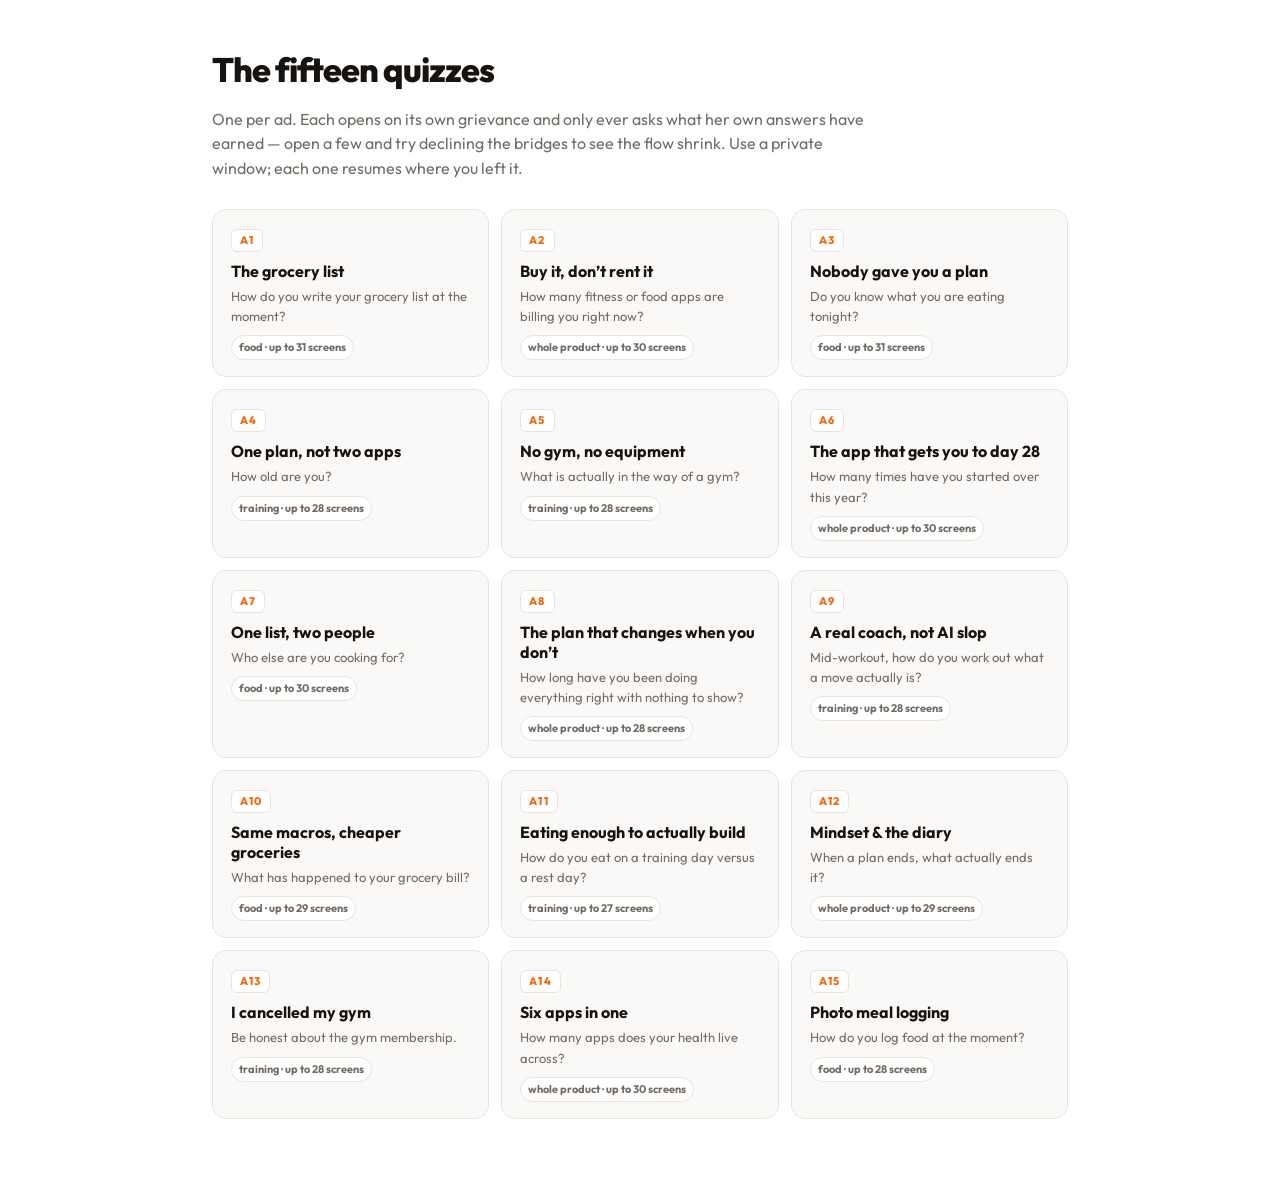
<file: index-quiz.html>
<!doctype html><html lang="en"><head><meta charset="utf-8">
<meta name="viewport" content="width=device-width,initial-scale=1">
<title>Dayspine — the fifteen quizzes</title>
<link href="https://fonts.googleapis.com/css2?family=Outfit:wght@400;600;700;800&display=swap" rel="stylesheet">
<style>
:root{--brand:#F26A11;--tint:#FEF0E6;--ink:#171310;--mut:#736B64;--line:#E9E3DD;--surf:#FBF9F7}
*{box-sizing:border-box}
body{margin:0;background:#fff;color:var(--ink);font:16px/1.55 Outfit,system-ui,sans-serif;
 -webkit-font-smoothing:antialiased}
.wrap{max-width:900px;margin:0 auto;padding:44px 22px 70px}
h1{font-size:34px;font-weight:800;letter-spacing:-.03em;margin:0 0 10px}
p.l{color:var(--mut);margin:0 0 28px;max-width:60ch}
.g{display:grid;grid-template-columns:repeat(auto-fill,minmax(250px,1fr));gap:12px}
a.c{display:block;text-decoration:none;color:inherit;background:var(--surf);border:1px solid var(--line);
 border-radius:14px;padding:16px 18px;transition:.12s}
a.c:hover{border-color:var(--brand);background:var(--tint)}
.k{font:800 11px/1 Outfit;letter-spacing:.1em;color:var(--brand);background:#fff;
 border:1px solid var(--line);padding:5px 8px;border-radius:6px;display:inline-block;margin-bottom:9px}
.t{font-weight:700;font-size:16px;line-height:1.25}
.s{color:var(--mut);font-size:13px;margin-top:5px}
.led{display:inline-block;font-size:11px;font-weight:700;padding:3px 7px;border-radius:20px;
 margin-top:9px;background:#fff;border:1px solid var(--line);color:var(--mut)}
</style></head><body><div class="wrap">
<h1>The fifteen quizzes</h1>
<p class="l">One per ad. Each opens on its own grievance and only ever asks what her own
answers have earned — open a few and try declining the bridges to see the flow shrink.
Use a private window; each one resumes where you left it.</p>
<div class="g" id="g"></div>
</div>
<script type="module">
import { ANGLES } from './q-index.js';
const LED = { A1:'food', A3:'food', A7:'food', A10:'food', A15:'food',
  A4:'training', A5:'training', A9:'training', A11:'training', A13:'training',
  A2:'whole product', A6:'whole product', A8:'whole product', A12:'whole product', A14:'whole product' };
document.getElementById('g').innerHTML = Object.keys(ANGLES).map(k => {
  const a = ANGLES[k], n = a.screens.length;
  return `<a class="c" href="./q.html?a=${k}" target="_blank" rel="noopener">
    <span class="k">${k}</span>
    <div class="t">${a.ad}</div>
    <div class="s">${a.screens[0].question || ''}</div>
    <span class="led">${LED[k]} &middot; up to ${n} screens</span></a>`;
}).join('');
</script></body></html>
</file>
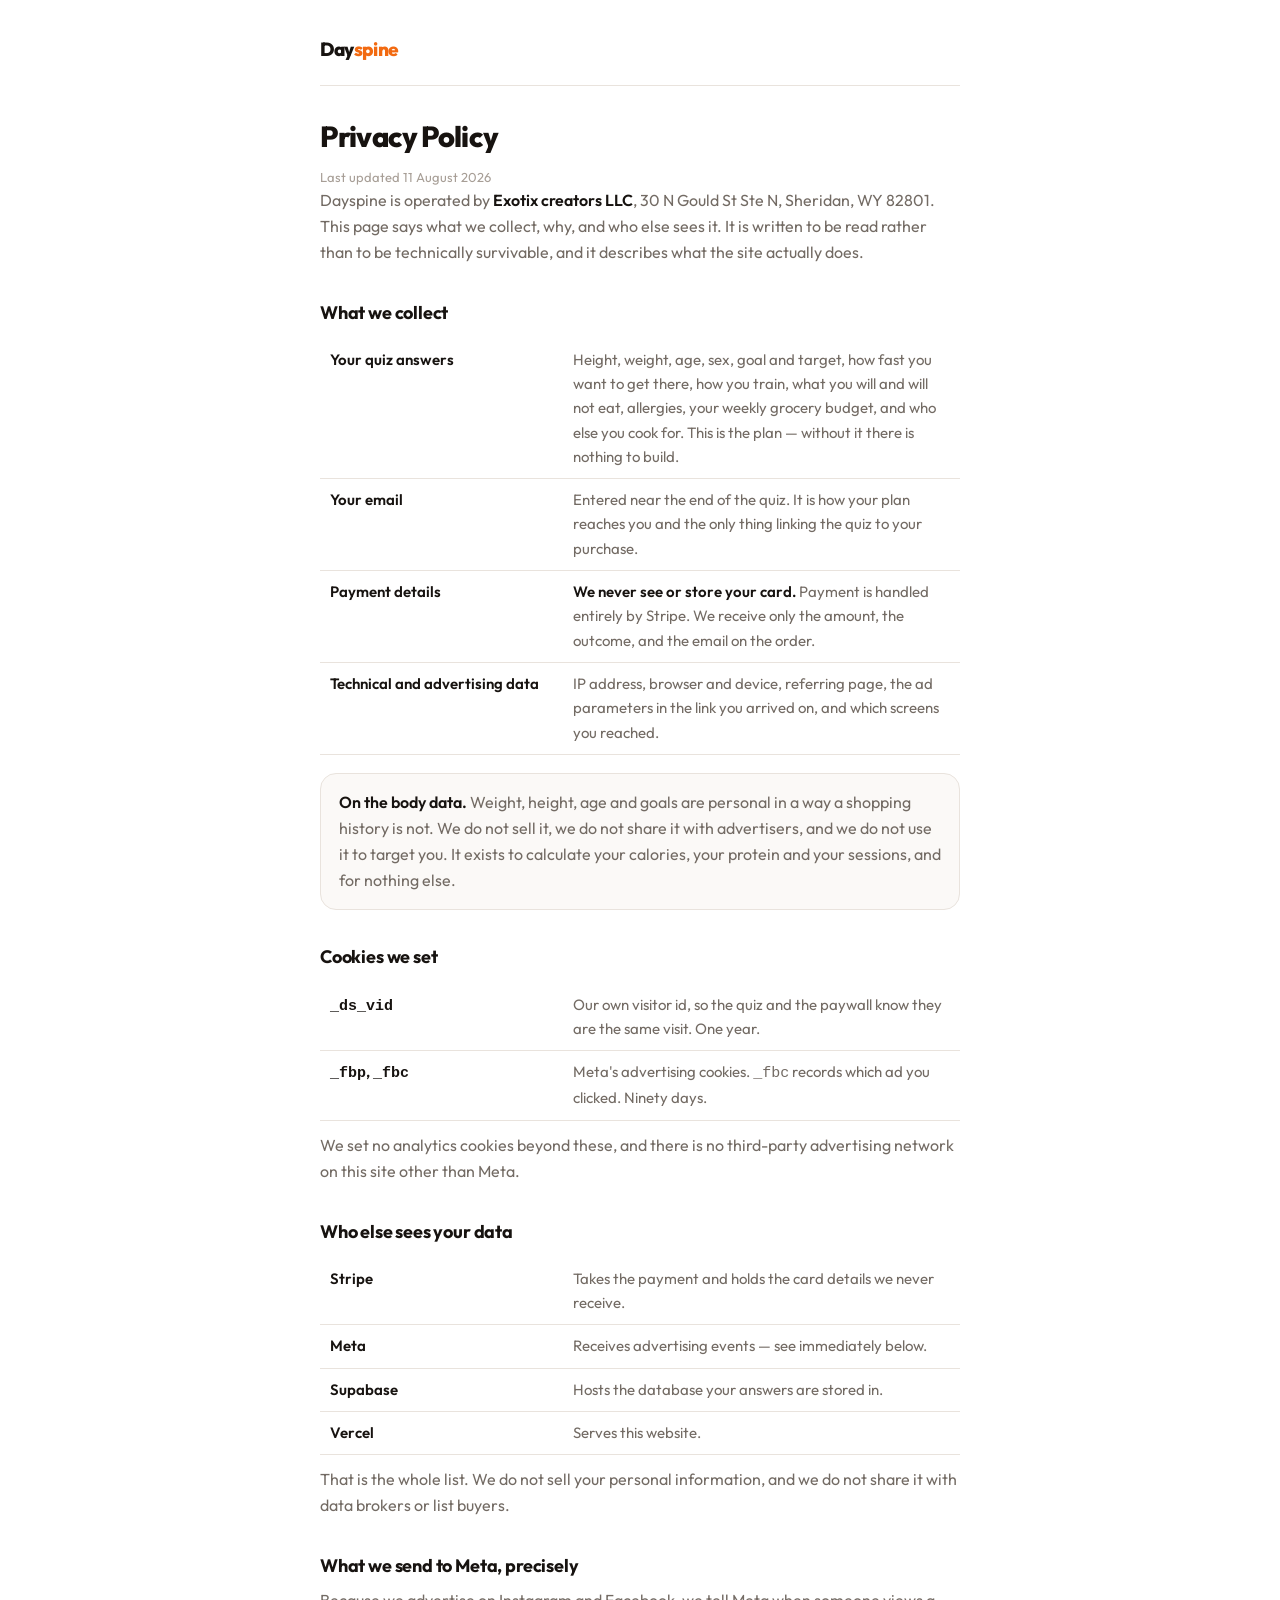
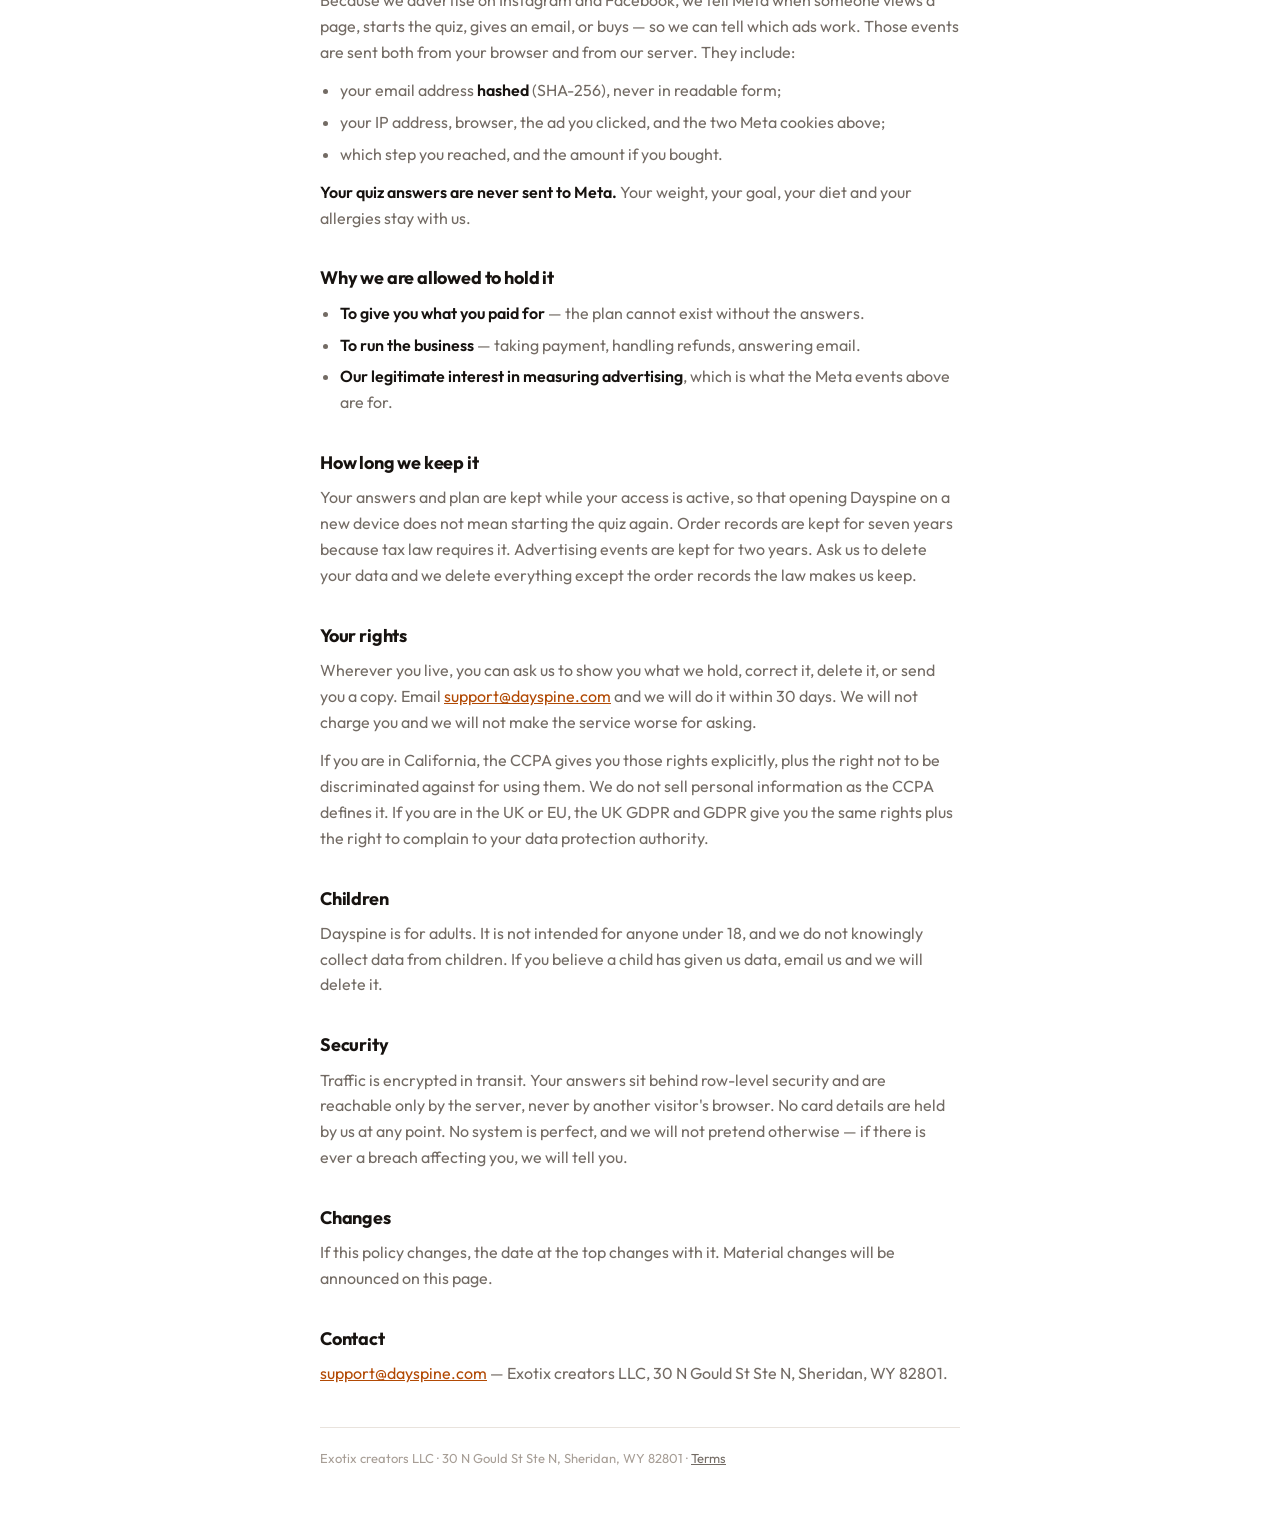
<file: privacy.html>
<!doctype html>
<html lang="en">
<head>
<meta charset="utf-8">
<meta name="viewport" content="width=device-width, initial-scale=1, viewport-fit=cover">
<title>Privacy — Dayspine</title>
<meta name="robots" content="index,follow">
<link rel="icon" href="./favicon.ico">
<link rel="preconnect" href="https://fonts.googleapis.com">
<link rel="preconnect" href="https://fonts.gstatic.com" crossorigin>
<link href="https://fonts.googleapis.com/css2?family=Outfit:wght@400;600;700;800&display=swap" rel="stylesheet">
<link rel="stylesheet" href="./legal.css">
</head>
<body>
<div class="wrap">
<header><a class="brand" href="/">Day<span>spine</span></a></header>

<h1>Privacy Policy</h1>
<p class="updated">Last updated 11 August 2026</p>

<p>Dayspine is operated by <strong>Exotix creators LLC</strong>, 30 N Gould St Ste N, Sheridan, WY
82801. This page says what we collect, why, and who else sees it. It is written to be read rather
than to be technically survivable, and it describes what the site actually does.</p>

<h2>What we collect</h2>
<table>
  <tr><th>Your quiz answers</th><td>Height, weight, age, sex, goal and target, how fast you want
    to get there, how you train, what you will and will not eat, allergies, your weekly grocery
    budget, and who else you cook for. This is the plan — without it there is nothing to
    build.</td></tr>
  <tr><th>Your email</th><td>Entered near the end of the quiz. It is how your plan reaches you and
    the only thing linking the quiz to your purchase.</td></tr>
  <tr><th>Payment details</th><td><strong>We never see or store your card.</strong> Payment is
    handled entirely by Stripe. We receive only the amount, the outcome, and the email on the
    order.</td></tr>
  <tr><th>Technical and advertising data</th><td>IP address, browser and device, referring page,
    the ad parameters in the link you arrived on, and which screens you reached.</td></tr>
</table>

<div class="box">
  <p><strong>On the body data.</strong> Weight, height, age and goals are personal in a way a
  shopping history is not. We do not sell it, we do not share it with advertisers, and we do not
  use it to target you. It exists to calculate your calories, your protein and your sessions, and
  for nothing else.</p>
</div>

<h2>Cookies we set</h2>
<table>
  <tr><th><code>_ds_vid</code></th><td>Our own visitor id, so the quiz and the paywall know they
    are the same visit. One year.</td></tr>
  <tr><th><code>_fbp</code>, <code>_fbc</code></th><td>Meta's advertising cookies. <code>_fbc</code>
    records which ad you clicked. Ninety days.</td></tr>
</table>
<p>We set no analytics cookies beyond these, and there is no third-party advertising network on
this site other than Meta.</p>

<h2>Who else sees your data</h2>
<table>
  <tr><th>Stripe</th><td>Takes the payment and holds the card details we never receive.</td></tr>
  <tr><th>Meta</th><td>Receives advertising events — see immediately below.</td></tr>
  <tr><th>Supabase</th><td>Hosts the database your answers are stored in.</td></tr>
  <tr><th>Vercel</th><td>Serves this website.</td></tr>
</table>
<p>That is the whole list. We do not sell your personal information, and we do not share it with
data brokers or list buyers.</p>

<h2>What we send to Meta, precisely</h2>
<p>Because we advertise on Instagram and Facebook, we tell Meta when someone views a page, starts
the quiz, gives an email, or buys — so we can tell which ads work. Those events are sent both from
your browser and from our server. They include:</p>
<ul>
  <li>your email address <strong>hashed</strong> (SHA-256), never in readable form;</li>
  <li>your IP address, browser, the ad you clicked, and the two Meta cookies above;</li>
  <li>which step you reached, and the amount if you bought.</li>
</ul>
<p><strong>Your quiz answers are never sent to Meta.</strong> Your weight, your goal, your diet and
your allergies stay with us.</p>

<h2>Why we are allowed to hold it</h2>
<ul>
  <li><strong>To give you what you paid for</strong> — the plan cannot exist without the answers.</li>
  <li><strong>To run the business</strong> — taking payment, handling refunds, answering email.</li>
  <li><strong>Our legitimate interest in measuring advertising</strong>, which is what the Meta
    events above are for.</li>
</ul>

<h2>How long we keep it</h2>
<p>Your answers and plan are kept while your access is active, so that opening Dayspine on a new
device does not mean starting the quiz again. Order records are kept for seven years because tax
law requires it. Advertising events are kept for two years. Ask us to delete your data and we
delete everything except the order records the law makes us keep.</p>

<h2>Your rights</h2>
<p>Wherever you live, you can ask us to show you what we hold, correct it, delete it, or send you
a copy. Email <a href="mailto:support@dayspine.com">support@dayspine.com</a> and we will do it
within 30 days. We will not charge you and we will not make the service worse for asking.</p>
<p>If you are in California, the CCPA gives you those rights explicitly, plus the right not to be
discriminated against for using them. We do not sell personal information as the CCPA defines it.
If you are in the UK or EU, the UK GDPR and GDPR give you the same rights plus the right to
complain to your data protection authority.</p>

<h2>Children</h2>
<p>Dayspine is for adults. It is not intended for anyone under 18, and we do not knowingly collect
data from children. If you believe a child has given us data, email us and we will delete it.</p>

<h2>Security</h2>
<p>Traffic is encrypted in transit. Your answers sit behind row-level security and are reachable
only by the server, never by another visitor's browser. No card details are held by us at any
point. No system is perfect, and we will not pretend otherwise — if there is ever a breach
affecting you, we will tell you.</p>

<h2>Changes</h2>
<p>If this policy changes, the date at the top changes with it. Material changes will be announced
on this page.</p>

<h2>Contact</h2>
<p><a href="mailto:support@dayspine.com">support@dayspine.com</a> — Exotix creators LLC,
30 N Gould St Ste N, Sheridan, WY 82801.</p>

<footer>
  Exotix creators LLC · 30 N Gould St Ste N, Sheridan, WY 82801 ·
  <a href="./terms.html">Terms</a>
</footer>
</div>
</body>
</html>
</file>
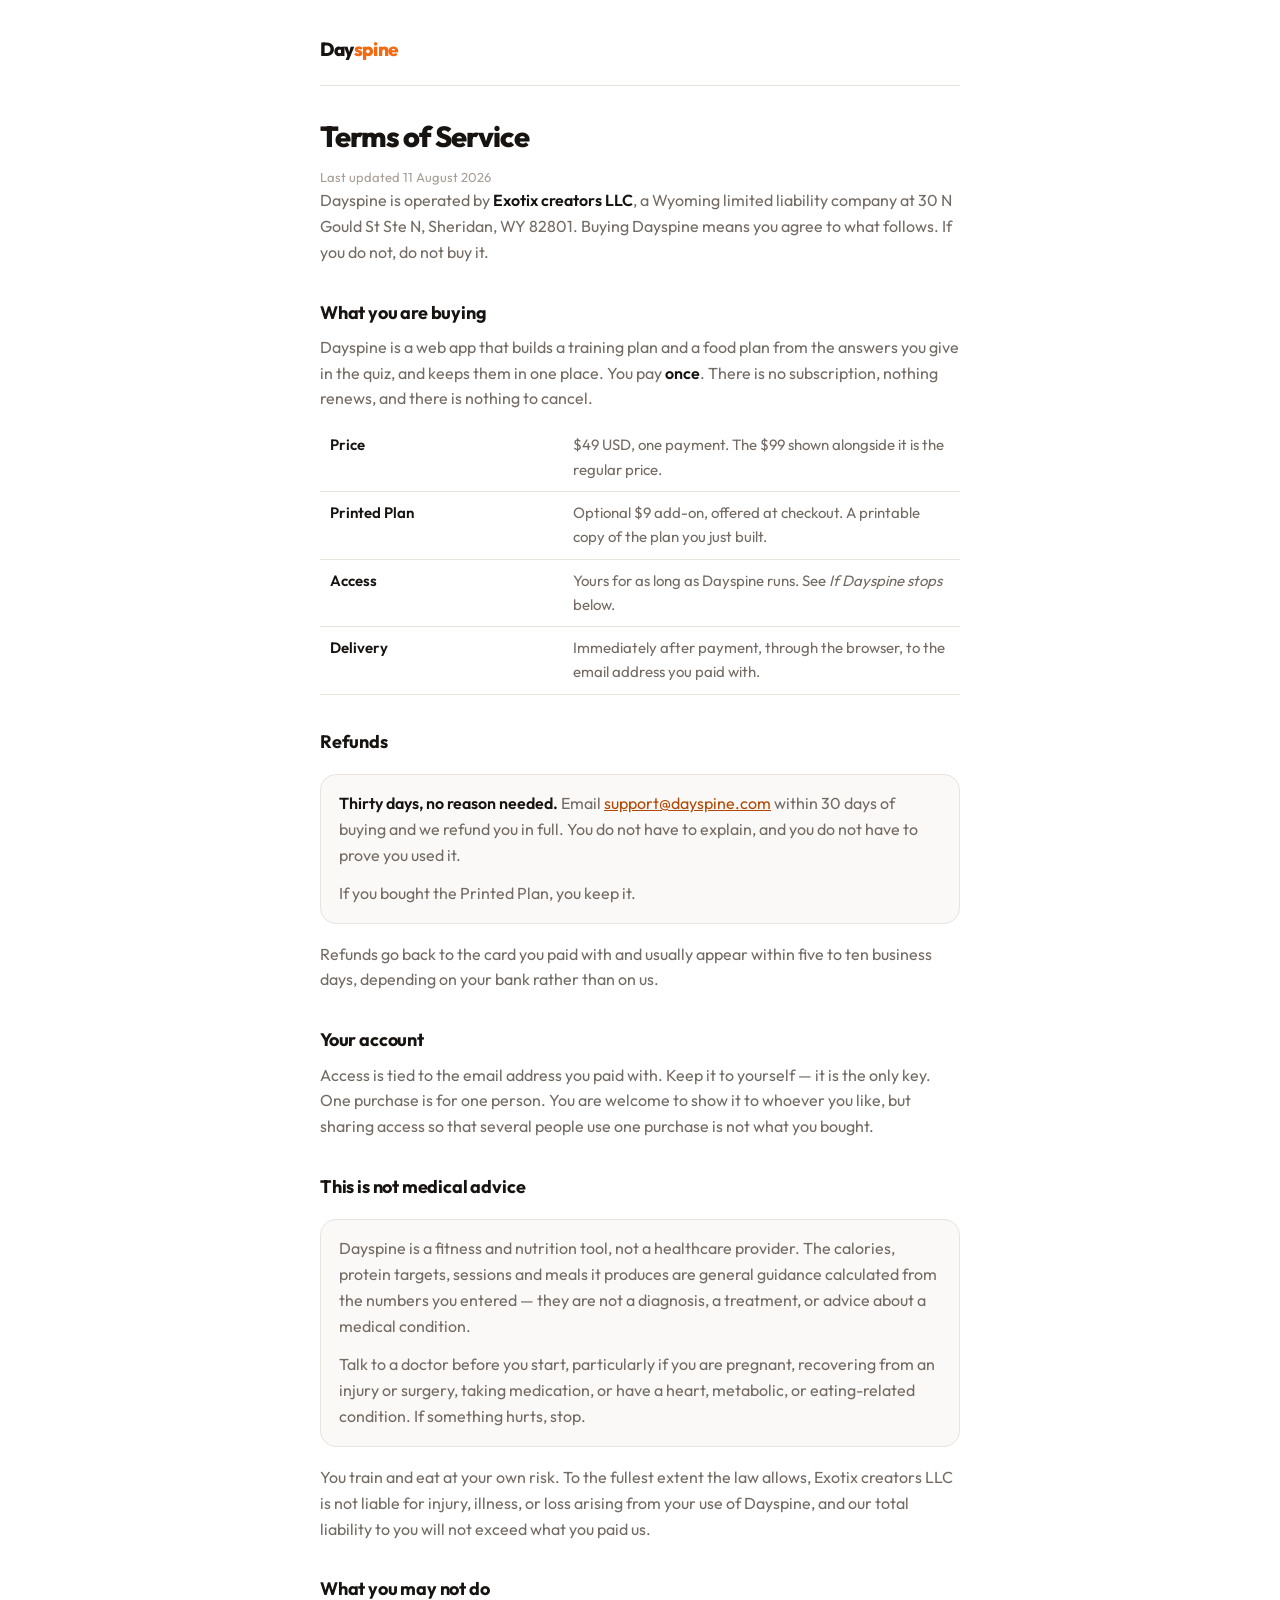
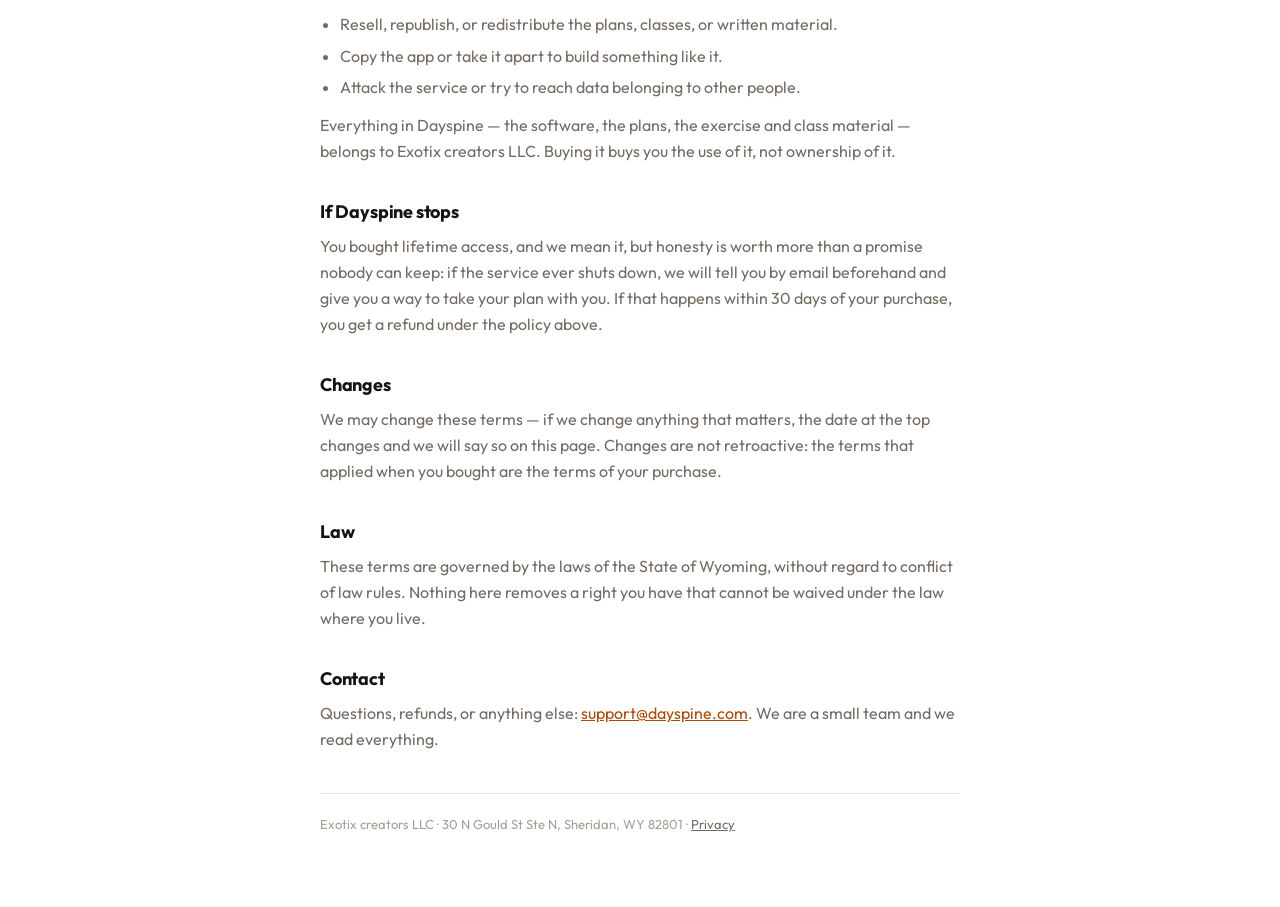
<file: terms.html>
<!doctype html>
<html lang="en">
<head>
<meta charset="utf-8">
<meta name="viewport" content="width=device-width, initial-scale=1, viewport-fit=cover">
<title>Terms — Dayspine</title>
<meta name="robots" content="index,follow">
<link rel="icon" href="./favicon.ico">
<link rel="preconnect" href="https://fonts.googleapis.com">
<link rel="preconnect" href="https://fonts.gstatic.com" crossorigin>
<link href="https://fonts.googleapis.com/css2?family=Outfit:wght@400;600;700;800&display=swap" rel="stylesheet">
<link rel="stylesheet" href="./legal.css">
</head>
<body>
<div class="wrap">
<header><a class="brand" href="/">Day<span>spine</span></a></header>

<h1>Terms of Service</h1>
<p class="updated">Last updated 11 August 2026</p>

<p>Dayspine is operated by <strong>Exotix creators LLC</strong>, a Wyoming limited liability
company at 30 N Gould St Ste N, Sheridan, WY 82801. Buying Dayspine means you agree to what
follows. If you do not, do not buy it.</p>

<h2>What you are buying</h2>
<p>Dayspine is a web app that builds a training plan and a food plan from the answers you give in
the quiz, and keeps them in one place. You pay <strong>once</strong>. There is no subscription,
nothing renews, and there is nothing to cancel.</p>
<table>
  <tr><th>Price</th><td>$49 USD, one payment. The $99 shown alongside it is the regular
    price.</td></tr>
  <tr><th>Printed Plan</th><td>Optional $9 add-on, offered at checkout. A printable copy of the
    plan you just built.</td></tr>
  <tr><th>Access</th><td>Yours for as long as Dayspine runs. See <em>If Dayspine
    stops</em> below.</td></tr>
  <tr><th>Delivery</th><td>Immediately after payment, through the browser, to the email address
    you paid with.</td></tr>
</table>

<h2>Refunds</h2>
<div class="box">
  <p><strong>Thirty days, no reason needed.</strong> Email
  <a href="mailto:support@dayspine.com">support@dayspine.com</a> within 30 days of buying and we
  refund you in full. You do not have to explain, and you do not have to prove you used it.</p>
  <p>If you bought the Printed Plan, you keep it.</p>
</div>
<p>Refunds go back to the card you paid with and usually appear within five to ten business days,
depending on your bank rather than on us.</p>

<h2>Your account</h2>
<p>Access is tied to the email address you paid with. Keep it to yourself — it is the only key.
One purchase is for one person. You are welcome to show it to whoever you like, but sharing access
so that several people use one purchase is not what you bought.</p>

<h2>This is not medical advice</h2>
<div class="box">
  <p>Dayspine is a fitness and nutrition tool, not a healthcare provider. The calories, protein
  targets, sessions and meals it produces are general guidance calculated from the numbers you
  entered — they are not a diagnosis, a treatment, or advice about a medical condition.</p>
  <p>Talk to a doctor before you start, particularly if you are pregnant, recovering from an
  injury or surgery, taking medication, or have a heart, metabolic, or eating-related condition.
  If something hurts, stop.</p>
</div>
<p>You train and eat at your own risk. To the fullest extent the law allows, Exotix creators LLC
is not liable for injury, illness, or loss arising from your use of Dayspine, and our total
liability to you will not exceed what you paid us.</p>

<h2>What you may not do</h2>
<ul>
  <li>Resell, republish, or redistribute the plans, classes, or written material.</li>
  <li>Copy the app or take it apart to build something like it.</li>
  <li>Attack the service or try to reach data belonging to other people.</li>
</ul>
<p>Everything in Dayspine — the software, the plans, the exercise and class material — belongs to
Exotix creators LLC. Buying it buys you the use of it, not ownership of it.</p>

<h2>If Dayspine stops</h2>
<p>You bought lifetime access, and we mean it, but honesty is worth more than a promise nobody can
keep: if the service ever shuts down, we will tell you by email beforehand and give you a way to
take your plan with you. If that happens within 30 days of your purchase, you get a refund under
the policy above.</p>

<h2>Changes</h2>
<p>We may change these terms — if we change anything that matters, the date at the top changes and
we will say so on this page. Changes are not retroactive: the terms that applied when you bought
are the terms of your purchase.</p>

<h2>Law</h2>
<p>These terms are governed by the laws of the State of Wyoming, without regard to conflict of law
rules. Nothing here removes a right you have that cannot be waived under the law where you live.</p>

<h2>Contact</h2>
<p>Questions, refunds, or anything else: <a href="mailto:support@dayspine.com">support@dayspine.com</a>.
We are a small team and we read everything.</p>

<footer>
  Exotix creators LLC · 30 N Gould St Ste N, Sheridan, WY 82801 ·
  <a href="./privacy.html">Privacy</a>
</footer>
</div>
</body>
</html>
</file>
<file: legal.css>
/* Shared by terms.html and privacy.html.
   Tokens lifted verbatim from q.html so the legal pages read as the same
   product -- a buyer who taps "Terms" mid-checkout should not land somewhere
   that looks like a different company. */
:root{
  --brand:#F26A11; --brand-deep:#B24A05; --brand-tint:#FEF0E6; --on-brand:#fff;
  --canvas:#fff; --surface:#FBF9F7; --raised:#F2EEEA; --line:#E9E3DD;
  --text:#171310; --muted:#736B64; --faint:#A79E96;
  --r-sm:10px; --r-md:16px; --r-lg:22px;
  --wrap:min(680px,100%);
}
*{box-sizing:border-box}
body{
  margin:0; background:var(--canvas); color:var(--text);
  font:16px/1.62 Outfit,system-ui,-apple-system,sans-serif;
  -webkit-font-smoothing:antialiased;
}
.wrap{width:var(--wrap); margin:0 auto; padding:34px 20px 72px}
header{border-bottom:1px solid var(--line); padding-bottom:20px; margin-bottom:28px}
.brand{font-weight:800; letter-spacing:-.02em; font-size:19px; color:var(--text);
  text-decoration:none; display:inline-block}
.brand span{color:var(--brand)}
h1{font-size:29px; font-weight:800; letter-spacing:-.03em; margin:14px 0 6px; text-wrap:balance}
.updated{color:var(--faint); font-size:13px; margin:0}
h2{font-size:18px; font-weight:700; letter-spacing:-.01em; margin:32px 0 8px}
p,li{color:var(--muted)}
p{margin:0 0 12px}
ul{margin:0 0 12px; padding-left:20px}
li{margin-bottom:6px}
strong{color:var(--text); font-weight:600}
a{color:var(--brand-deep)}
.box{background:var(--surface); border:1px solid var(--line); border-radius:var(--r-md);
  padding:16px 18px; margin:18px 0}
.box p:last-child{margin-bottom:0}
table{border-collapse:collapse; width:100%; margin:12px 0; font-size:15px}
th,td{text-align:left; padding:9px 10px; border-bottom:1px solid var(--line); vertical-align:top}
th{color:var(--text); font-weight:600; width:38%}
td{color:var(--muted)}
footer{margin-top:40px; padding-top:20px; border-top:1px solid var(--line);
  color:var(--faint); font-size:13px}
footer a{color:var(--muted)}
@media (max-width:520px){ h1{font-size:25px} th{width:44%} }
</file>
